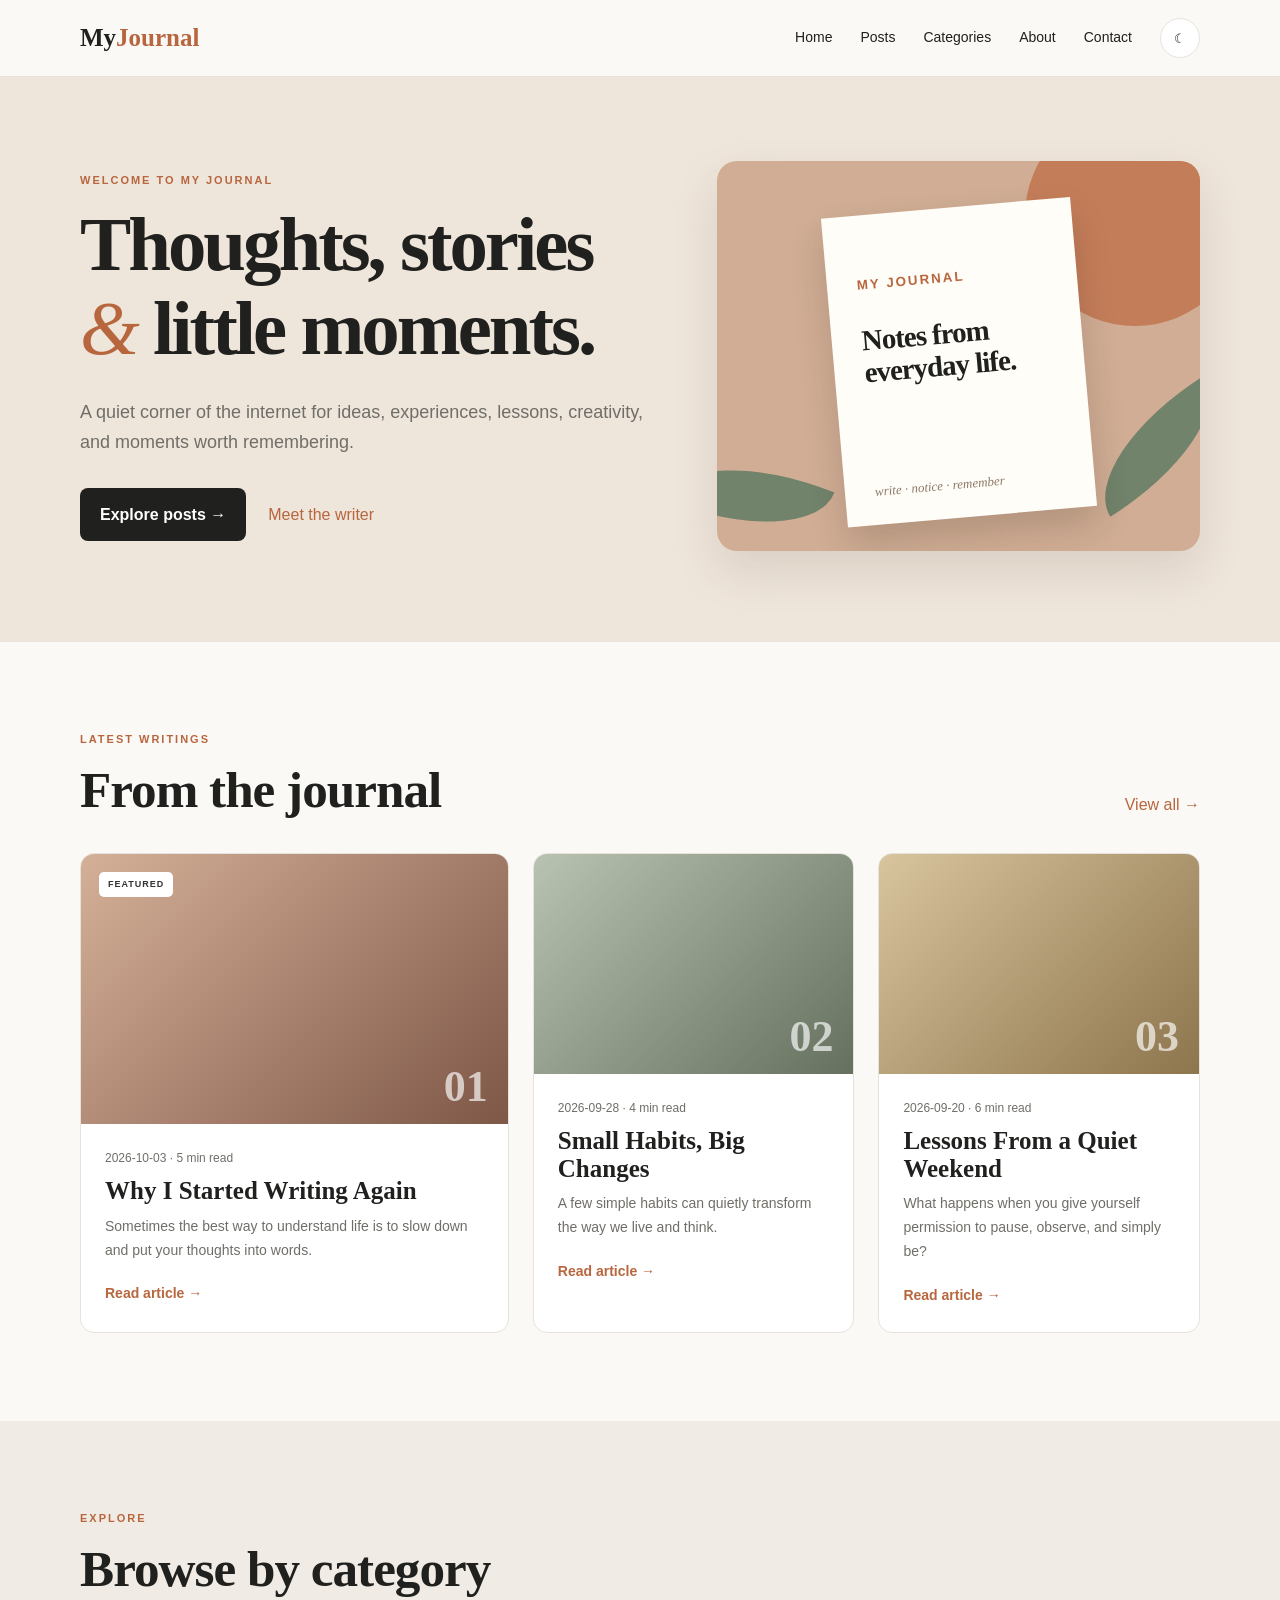
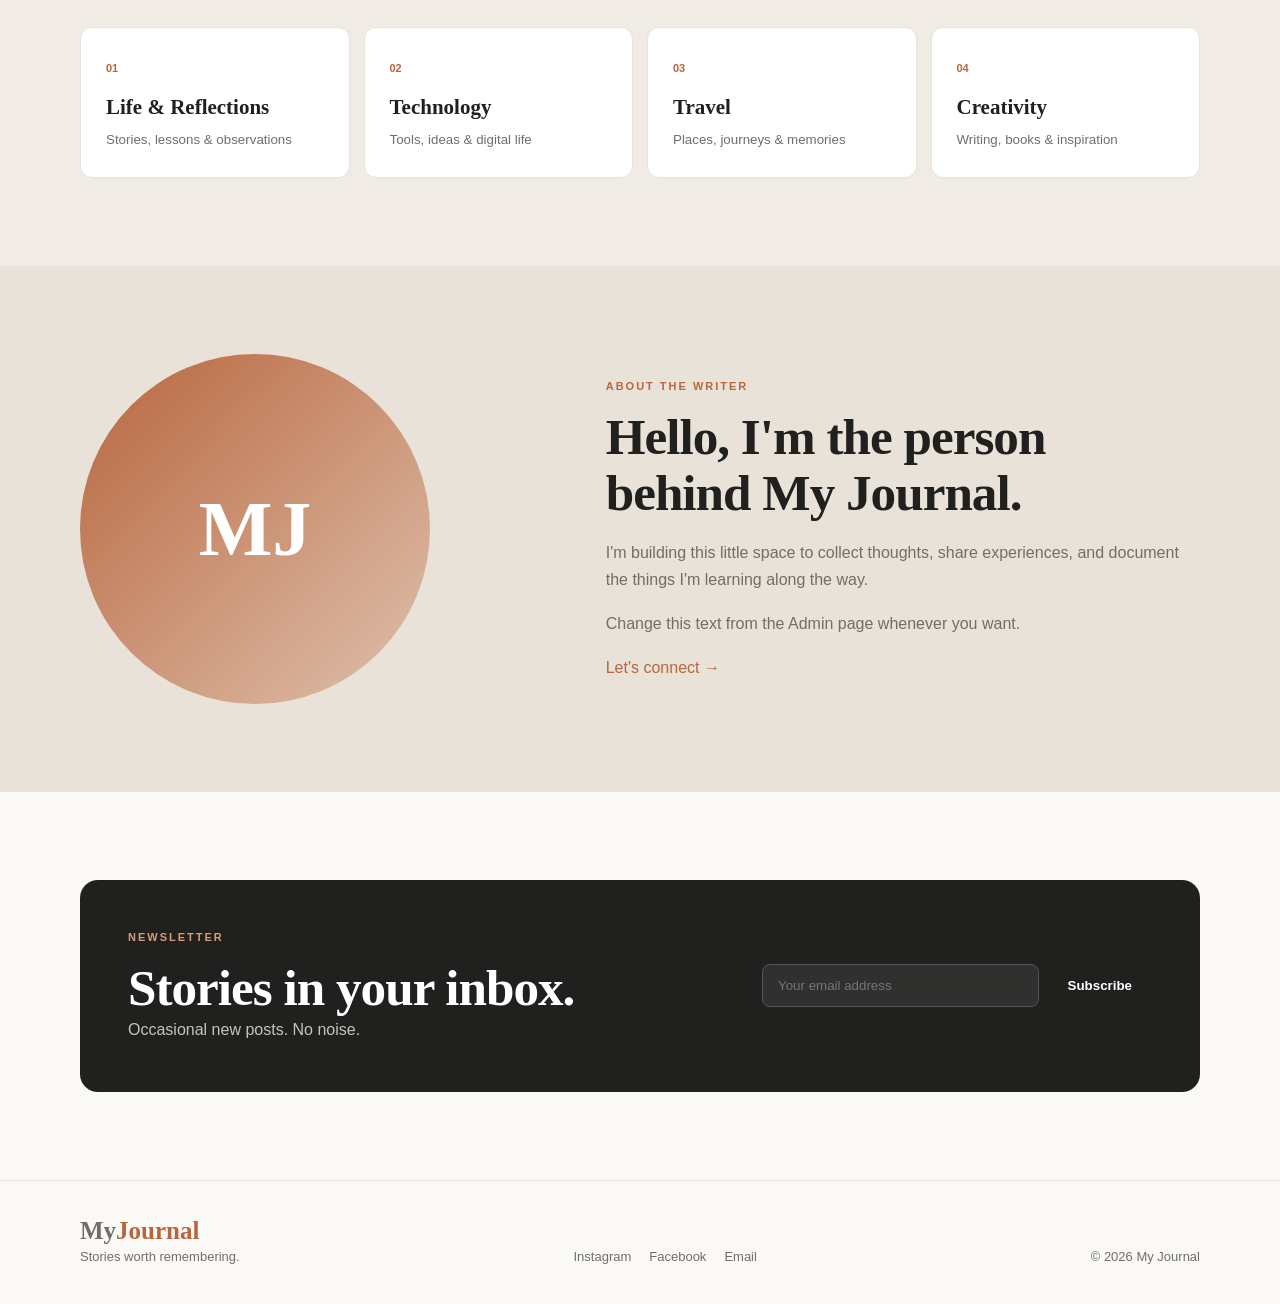
<file: index.html>
<!doctype html>
<html lang="en">
<head>
<meta charset="utf-8"><meta name="viewport" content="width=device-width,initial-scale=1">
<meta name="description" content="My Journal — personal stories, ideas and reflections">
<title>My Journal | Personal Blog</title>
<link rel="stylesheet" href="style.css">
</head>
<body>
<header><div class="wrap nav">
<a class="logo" href="index.html">My<span>Journal</span></a>
<nav id="nav"><a href="index.html" class="active">Home</a><a href="#posts">Posts</a><a href="#categories">Categories</a><a href="#about">About</a><a href="#contact">Contact</a></nav>
<div class="tools"><button id="theme" aria-label="Dark mode">☾</button><button id="menu" aria-label="Menu">☰</button></div>
</div></header>

<main>
<section class="hero"><div class="wrap heroGrid">
<div><p class="eyebrow">WELCOME TO MY JOURNAL</p><h1>Thoughts, stories <i>&</i> little moments.</h1>
<p class="lead">A quiet corner of the internet for ideas, experiences, lessons, creativity, and moments worth remembering.</p>
<div class="actions"><a class="btn" href="#posts">Explore posts →</a><a class="link" href="#about">Meet the writer</a></div></div>
<div class="art"><div class="sun"></div><div class="leaf a"></div><div class="leaf b"></div><div class="paper"><small>MY JOURNAL</small><h2>Notes from<br>everyday life.</h2><em>write · notice · remember</em></div></div>
</div></section>

<section class="section" id="posts"><div class="wrap"><div class="sectionHead"><div><p class="eyebrow">LATEST WRITINGS</p><h2>From the journal</h2></div><a class="link" href="#posts">View all →</a></div>
<div class="posts" id="postGrid"></div></div></section>

<section class="categories section" id="categories"><div class="wrap"><p class="eyebrow">EXPLORE</p><h2>Browse by category</h2>
<div class="cats"><a href="#posts" data-cat="Life & Reflections"><b>01</b><strong>Life & Reflections</strong><small>Stories, lessons & observations</small></a><a href="#posts" data-cat="Technology"><b>02</b><strong>Technology</strong><small>Tools, ideas & digital life</small></a><a href="#posts" data-cat="Travel"><b>03</b><strong>Travel</strong><small>Places, journeys & memories</small></a><a href="#posts" data-cat="Creativity"><b>04</b><strong>Creativity</strong><small>Writing, books & inspiration</small></a></div></div></section>

<section class="about section" id="about"><div class="wrap aboutGrid"><div class="portrait">MJ</div><div><p class="eyebrow">ABOUT THE WRITER</p><h2>Hello, I'm the person behind My Journal.</h2><p>I'm building this little space to collect thoughts, share experiences, and document the things I'm learning along the way.</p><p>Change this text from the Admin page whenever you want.</p><a class="link" href="#contact">Let's connect →</a></div></div></section>

<section class="section" id="contact"><div class="wrap newsletter"><div><p class="eyebrow">NEWSLETTER</p><h2>Stories in your inbox.</h2><p>Occasional new posts. No noise.</p></div><form id="subscribe"><input type="email" required placeholder="Your email address"><button class="btn">Subscribe</button></form></div></section>
</main>

<footer><div class="wrap footer"><div><a class="logo" href="index.html">My<span>Journal</span></a><p>Stories worth remembering.</p></div><div class="social"><a href="#">Instagram</a><a href="#">Facebook</a><a href="mailto:hello@example.com">Email</a></div><p>© 2026 My Journal</p></div></footer>
<script src="script.js"></script>
</body></html>
</file>
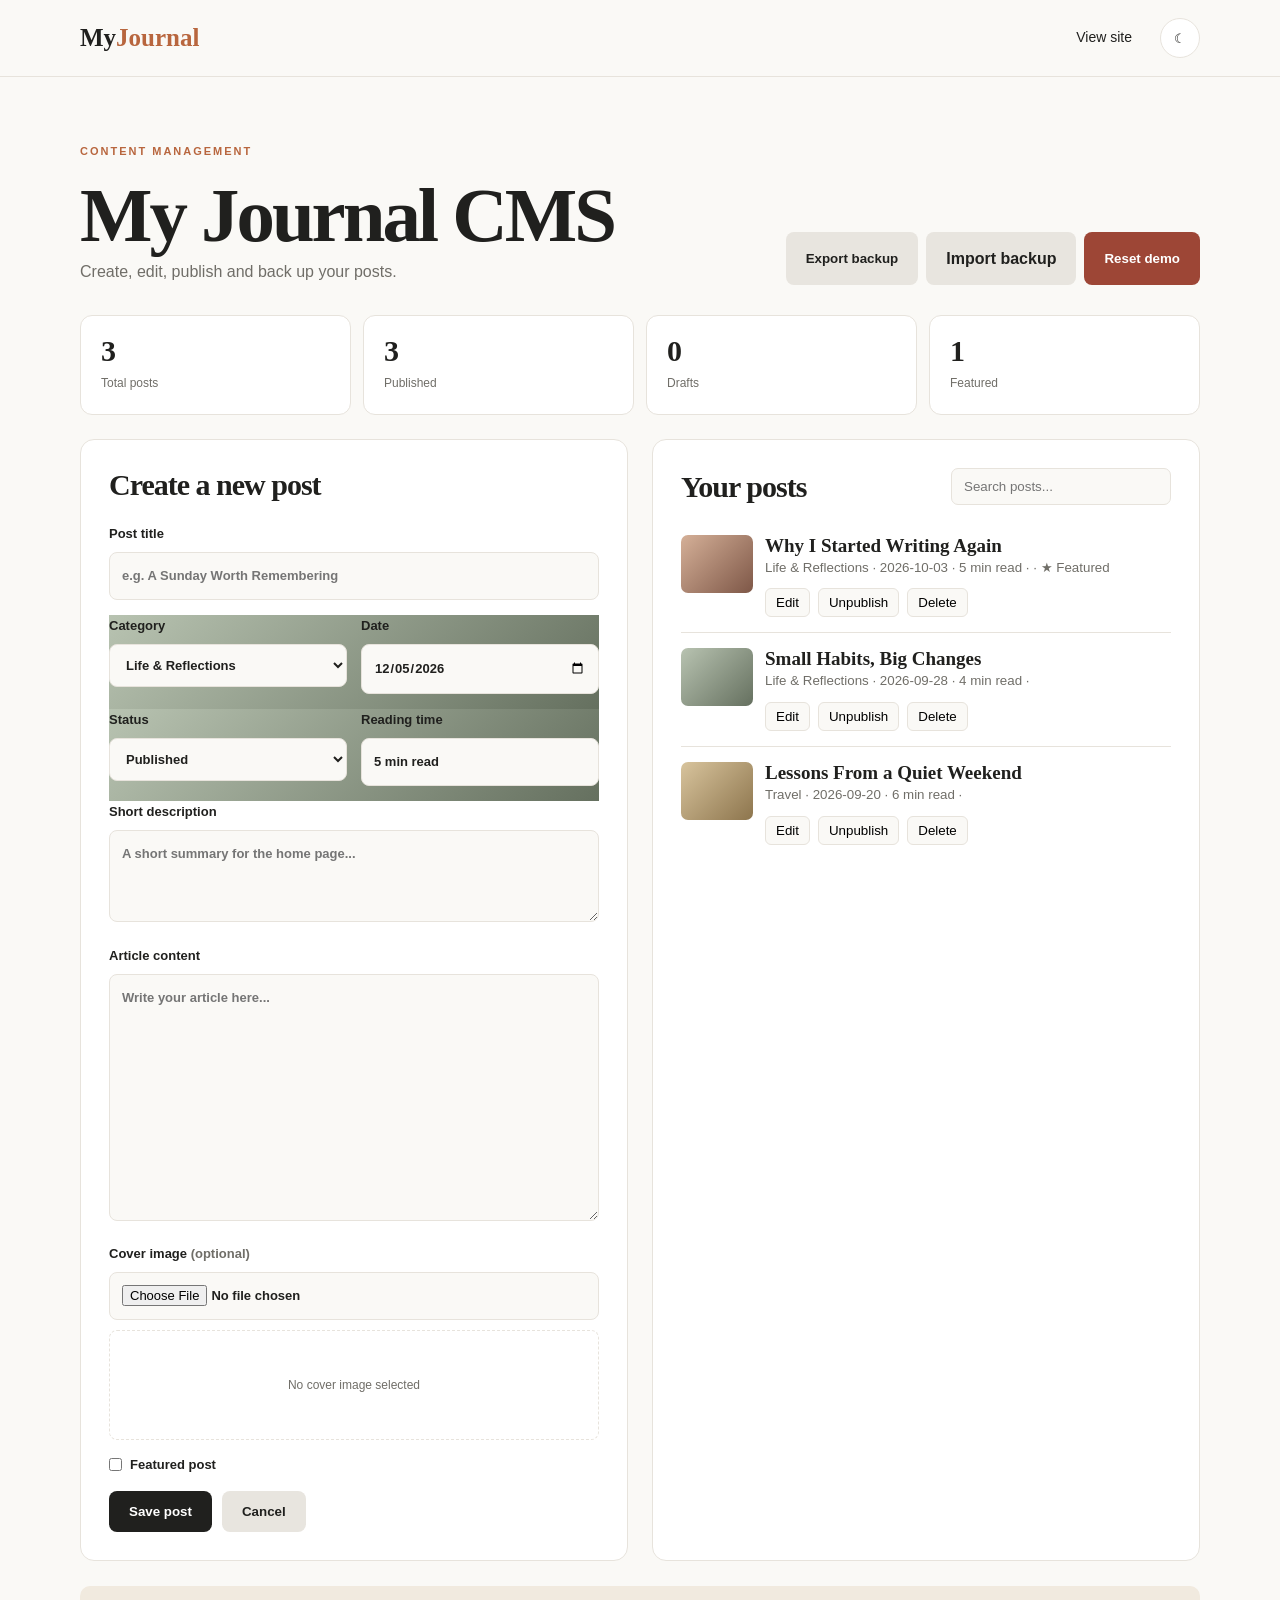
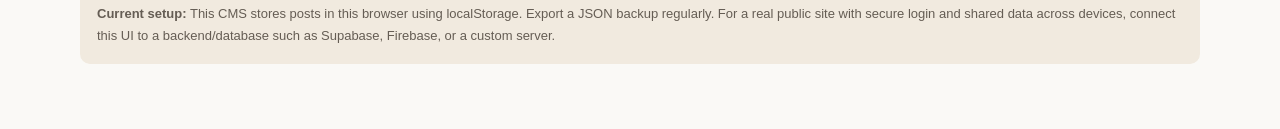
<file: admin.html>
<!doctype html><html lang="en"><head>
<meta charset="utf-8"><meta name="viewport" content="width=device-width,initial-scale=1">
<title>My Journal — CMS</title><link rel="stylesheet" href="style.css">
</head><body class="adminPage">
<header><div class="wrap nav"><a class="logo" href="index.html">My<span>Journal</span></a>
<nav><a href="index.html">View site</a></nav><div class="tools"><button id="theme">☾</button></div></div></header>
<main class="admin"><div class="wrap">
<div class="adminTop"><div><p class="eyebrow">CONTENT MANAGEMENT</p><h1>My Journal CMS</h1><p class="muted">Create, edit, publish and back up your posts.</p></div>
<div class="topActions"><button class="btn secondary" id="exportBtn">Export backup</button><label class="btn secondary fileBtn">Import backup<input id="importFile" type="file" accept=".json"></label><button class="btn danger" id="resetBtn">Reset demo</button></div></div>

<div class="stats"><div><b id="total">0</b><span>Total posts</span></div><div><b id="published">0</b><span>Published</span></div><div><b id="drafts">0</b><span>Drafts</span></div><div><b id="featuredCount">0</b><span>Featured</span></div></div>

<div class="adminGrid">
<section class="panel"><h2 id="formTitle">Create a new post</h2>
<form id="postForm" class="adminForm">
<input type="hidden" id="editId">
<label>Post title<input id="title" required placeholder="e.g. A Sunday Worth Remembering"></label>
<div class="two"><label>Category<select id="category"><option>Life & Reflections</option><option>Technology</option><option>Travel</option><option>Creativity</option></select></label>
<label>Date<input id="date" type="date" required></label></div>
<div class="two"><label>Status<select id="status"><option value="published">Published</option><option value="draft">Draft</option></select></label>
<label>Reading time<input id="readTime" value="5 min read" required></label></div>
<label>Short description<textarea id="excerpt" rows="3" required placeholder="A short summary for the home page..."></textarea></label>
<label>Article content<textarea id="content" rows="10" required placeholder="Write your article here..."></textarea></label>
<label>Cover image <span class="muted">(optional)</span><input id="image" type="file" accept="image/*"></label>
<div id="imagePreview" class="imagePreview">No cover image selected</div>
<label class="check"><input id="featured" type="checkbox"> Featured post</label>
<div class="formButtons"><button class="btn" type="submit">Save post</button><button class="btn secondary" type="button" id="cancelEdit">Cancel</button></div>
</form></section>

<section class="panel"><div class="listHead"><h2>Your posts</h2><input id="search" placeholder="Search posts..."></div><div id="adminList"></div></section>
</div>
<div class="tip"><strong>Current setup:</strong> This CMS stores posts in this browser using localStorage. Export a JSON backup regularly. For a real public site with secure login and shared data across devices, connect this UI to a backend/database such as Supabase, Firebase, or a custom server.</div>
</div></main>
<script src="cms.js"></script></body></html>
</file>
<file: style.css>
*{box-sizing:border-box;margin:0;padding:0}:root{--bg:#faf9f6;--surface:#fff;--text:#20201e;--muted:#706e68;--line:#e7e3dc;--accent:#b8663e;--hero:#eee5db}html{scroll-behavior:smooth}body{font-family:Arial,Helvetica,sans-serif;background:var(--bg);color:var(--text);line-height:1.7}a{text-decoration:none;color:inherit}.wrap{width:min(1120px,92%);margin:auto}header{position:sticky;top:0;z-index:20;background:rgba(250,249,246,.96);border-bottom:1px solid var(--line);backdrop-filter:blur(10px)}.nav{min-height:76px;display:flex;align-items:center;gap:28px}.logo{font:700 25px Georgia,serif;margin-right:auto}.logo span,.link,.read,.back,.eyebrow{color:var(--accent)}nav{display:flex;gap:28px;font-size:14px}.tools{display:flex;gap:8px}.tools button{width:40px;height:40px;border:1px solid var(--line);border-radius:50%;background:var(--surface);color:var(--text);cursor:pointer}.tools button+button{display:none;border-radius:8px}.hero{background:var(--hero);padding:84px 0 90px;border-bottom:1px solid var(--line)}.heroGrid{display:grid;grid-template-columns:1.08fr .92fr;gap:70px;align-items:center}.eyebrow{font-size:11px;font-weight:800;letter-spacing:2px;margin-bottom:13px}h1,h2,h3{font-family:Georgia,serif;line-height:1.1}h1{font-size:clamp(48px,6vw,78px);letter-spacing:-3px}h1 i{color:var(--accent);font-weight:400}.lead{color:var(--muted);font-size:18px;max-width:610px;margin:25px 0 30px}.actions{display:flex;gap:22px;align-items:center}.btn{display:inline-block;background:var(--text);color:#fff;border:0;border-radius:8px;padding:13px 20px;font-weight:700;cursor:pointer}.btn:hover{background:#8e4c30}.btn.secondary{background:#e8e5df;color:var(--text)}.btn.danger{background:#9d4636}.art{height:390px;position:relative;overflow:hidden;border-radius:20px;background:#d0ad94;box-shadow:0 20px 45px #60432c22}.sun{position:absolute;width:220px;height:220px;border-radius:50%;background:#c47d59;right:-45px;top:-55px}.leaf{position:absolute;width:155px;height:70px;border-radius:100% 0 100% 0;background:#71836a}.leaf.a{left:-45px;bottom:20px;transform:rotate(22deg)}.leaf.b{right:-35px;bottom:70px;transform:rotate(-32deg)}.paper{position:absolute;z-index:2;width:250px;height:310px;background:#fffdf7;left:50%;top:50%;transform:translate(-50%,-48%) rotate(-5deg);padding:55px 30px;box-shadow:0 18px 35px #28190f2b}.paper small{color:var(--accent);font-weight:800;letter-spacing:2px}.paper h2{font-size:29px;margin-top:28px}.paper em{position:absolute;bottom:25px;color:#8d7868;font:italic 13px Georgia,serif}.section{padding:88px 0}.sectionHead{display:flex;justify-content:space-between;align-items:end;margin-bottom:35px}h2{font-size:clamp(36px,4vw,52px);letter-spacing:-1px}.posts{display:grid;grid-template-columns:1.2fr .9fr .9fr;gap:24px}.card{background:var(--surface);border:1px solid var(--line);border-radius:14px;overflow:hidden;transition:.2s}.card:hover{transform:translateY(-5px);box-shadow:0 16px 35px #281e1414}.cover{height:220px;position:relative}.big .cover{height:270px}.cover b{position:absolute;right:20px;bottom:12px;color:#ffffffaa;font:700 44px Georgia,serif}.cover span{position:absolute;left:18px;top:18px;background:#fff;color:#333;padding:5px 9px;border-radius:5px;font-size:9px;font-weight:800;letter-spacing:1px}.one{background:linear-gradient(135deg,#d5b098,#7e5747)}.two{background:linear-gradient(135deg,#b8c3b1,#65705f)}.three{background:linear-gradient(135deg,#d8c49d,#8d754d)}.body{padding:24px}.meta{color:var(--muted);font-size:12px;margin-bottom:9px}.card h3{font-size:25px;margin-bottom:10px}.body p:not(.meta){color:var(--muted);font-size:14px;margin-bottom:17px}.read{font-weight:700;font-size:14px}.categories{background:#f0ebe4}.cats{display:grid;grid-template-columns:repeat(4,1fr);gap:14px;margin-top:30px}.cats a{background:var(--surface);border:1px solid var(--line);border-radius:12px;padding:25px;min-height:145px}.cats a:hover{transform:translateY(-3px)}.cats b{color:var(--accent);font-size:11px}.cats strong{display:block;font:700 21px Georgia,serif;margin:15px 0 5px}.cats small{color:var(--muted)}.about{background:#e9e2d9}.aboutGrid{display:grid;grid-template-columns:.75fr 1fr;gap:80px;align-items:center}.portrait{width:min(350px,100%);aspect-ratio:1;border-radius:50%;display:grid;place-items:center;background:linear-gradient(135deg,#b8663e,#dfc1ad);color:#fff;font:700 78px Georgia,serif}.about p:not(.eyebrow){color:var(--muted);margin:17px 0}.newsletter{background:var(--text);color:#fff;border-radius:18px;padding:48px;display:flex;justify-content:space-between;align-items:center;gap:30px}.newsletter .eyebrow{color:#d99b78}.newsletter p:last-child{color:#c6c3bc}.newsletter form{display:flex;gap:9px;min-width:390px}.newsletter input{flex:1;padding:13px 15px;border:1px solid #555;border-radius:8px;background:#30302e;color:#fff}footer{border-top:1px solid var(--line);padding:36px 0}.footer{display:flex;justify-content:space-between;align-items:end;gap:25px;color:var(--muted);font-size:13px}.social{display:flex;gap:18px}.article{padding:70px 0 90px}.article h1{max-width:850px}.articleCover{height:420px;border-radius:18px;margin-top:40px}.articleText{max-width:730px;margin:50px auto}.articleText p{font-size:18px;color:#4f4d48;margin-bottom:24px}.articleText .intro{font:500 24px/1.55 Georgia,serif;color:var(--text)}.articleText h2{font-size:34px;margin:45px 0 17px}.articleText blockquote{border-left:3px solid var(--accent);padding-left:25px;margin:35px 0;font:italic 25px/1.5 Georgia,serif;color:#63584f}.back{display:inline-block;font-weight:700;margin-bottom:35px}.admin{padding:65px 0}.adminTop{display:flex;justify-content:space-between;align-items:end;margin-bottom:30px}.muted{color:var(--muted)}.adminGrid{display:grid;grid-template-columns:1fr 1fr;gap:24px}.panel{background:var(--surface);border:1px solid var(--line);border-radius:14px;padding:28px}.panel h2{font-size:30px;margin-bottom:22px}.adminForm label{display:block;font-weight:700;font-size:13px;margin:0 0 15px}.adminForm input,.adminForm select,.adminForm textarea{width:100%;margin-top:7px;border:1px solid var(--line);background:var(--bg);color:var(--text);border-radius:8px;padding:12px;font:inherit}.adminForm textarea{resize:vertical}.two{display:grid;grid-template-columns:1fr 1fr;gap:14px}.check{display:flex!important;align-items:center;gap:8px}.check input{width:auto;margin:0}.formButtons{display:flex;gap:10px}.adminItem{border-bottom:1px solid var(--line);padding:15px 0}.adminItem:last-child{border-bottom:0}.adminItem strong{display:block;font:700 19px Georgia,serif}.adminItem small{color:var(--muted)}.adminActions{margin-top:9px;display:flex;gap:8px}.mini{border:1px solid var(--line);background:var(--bg);padding:6px 10px;border-radius:6px;cursor:pointer}.tip{margin-top:25px;padding:17px;background:#f1eadf;border-radius:10px;color:#655d54;font-size:13px}.tip code{background:#fff;padding:2px 5px}.dark{--bg:#171715;--surface:#22221f;--text:#f4f1eb;--muted:#aaa79f;--line:#35342f;--hero:#28231f}.dark header{background:#171715f2}.dark .categories,.dark .about{background:#211f1b}.dark .articleText p{color:#c4c0b8}.dark .tip{background:#29251f;color:#c9c0b5}
@media(max-width:850px){nav{display:none;position:absolute;top:76px;left:0;right:0;background:var(--bg);padding:20px 4%;border-bottom:1px solid var(--line);flex-direction:column}nav.open{display:flex}.tools button+button{display:block}.heroGrid,.adminGrid{grid-template-columns:1fr;gap:45px}.art{height:320px}.posts{grid-template-columns:1fr}.cats{grid-template-columns:1fr 1fr}.aboutGrid{grid-template-columns:1fr;gap:40px}.newsletter{display:block}.newsletter form{min-width:0;margin-top:25px}.footer{display:block}.social{margin:15px 0}.articleCover{height:300px}.adminTop{align-items:flex-start;gap:20px;flex-direction:column}}
@media(max-width:520px){.nav{min-height:66px}nav{top:66px}h1{font-size:45px}.section{padding:65px 0}.sectionHead{align-items:flex-start;flex-direction:column;gap:10px}.cats,.two{grid-template-columns:1fr}.newsletter{padding:30px 23px}.newsletter form{display:block}.newsletter input{width:100%;margin-bottom:10px}.newsletter .btn{width:100%}.articleCover{height:220px}.articleText p{font-size:16px}.articleText .intro{font-size:21px}.admin{padding:45px 0}.panel{padding:20px}}

.topActions{display:flex;gap:8px;flex-wrap:wrap}.fileBtn{position:relative;overflow:hidden}.fileBtn input{position:absolute;inset:0;opacity:0;cursor:pointer}.stats{display:grid;grid-template-columns:repeat(4,1fr);gap:12px;margin-bottom:24px}.stats div{background:var(--surface);border:1px solid var(--line);border-radius:12px;padding:18px 20px}.stats b{display:block;font:700 30px Georgia,serif}.stats span{font-size:12px;color:var(--muted)}.listHead{display:flex;justify-content:space-between;gap:12px;align-items:center;margin-bottom:15px}.listHead h2{margin:0}.listHead input{width:220px;border:1px solid var(--line);background:var(--bg);color:var(--text);padding:10px 12px;border-radius:7px}.postThumb{width:72px;height:58px;border-radius:7px;overflow:hidden;flex:none}.postThumb img{width:100%;height:100%;object-fit:cover}.adminItem{display:flex;gap:12px;align-items:flex-start}.postInfo{min-width:0;flex:1}.postInfo small{display:block}.published{color:#4f815a}.draft{color:#a96b3a}.imagePreview{height:110px;border:1px dashed var(--line);border-radius:8px;display:grid;place-items:center;color:var(--muted);font-size:12px;overflow:hidden;margin:-5px 0 14px}.imagePreview img{width:100%;height:100%;object-fit:cover}
@media(max-width:850px){.stats{grid-template-columns:1fr 1fr}.topActions{width:100%}.listHead{align-items:stretch;flex-direction:column}.listHead input{width:100%}}
</file>
